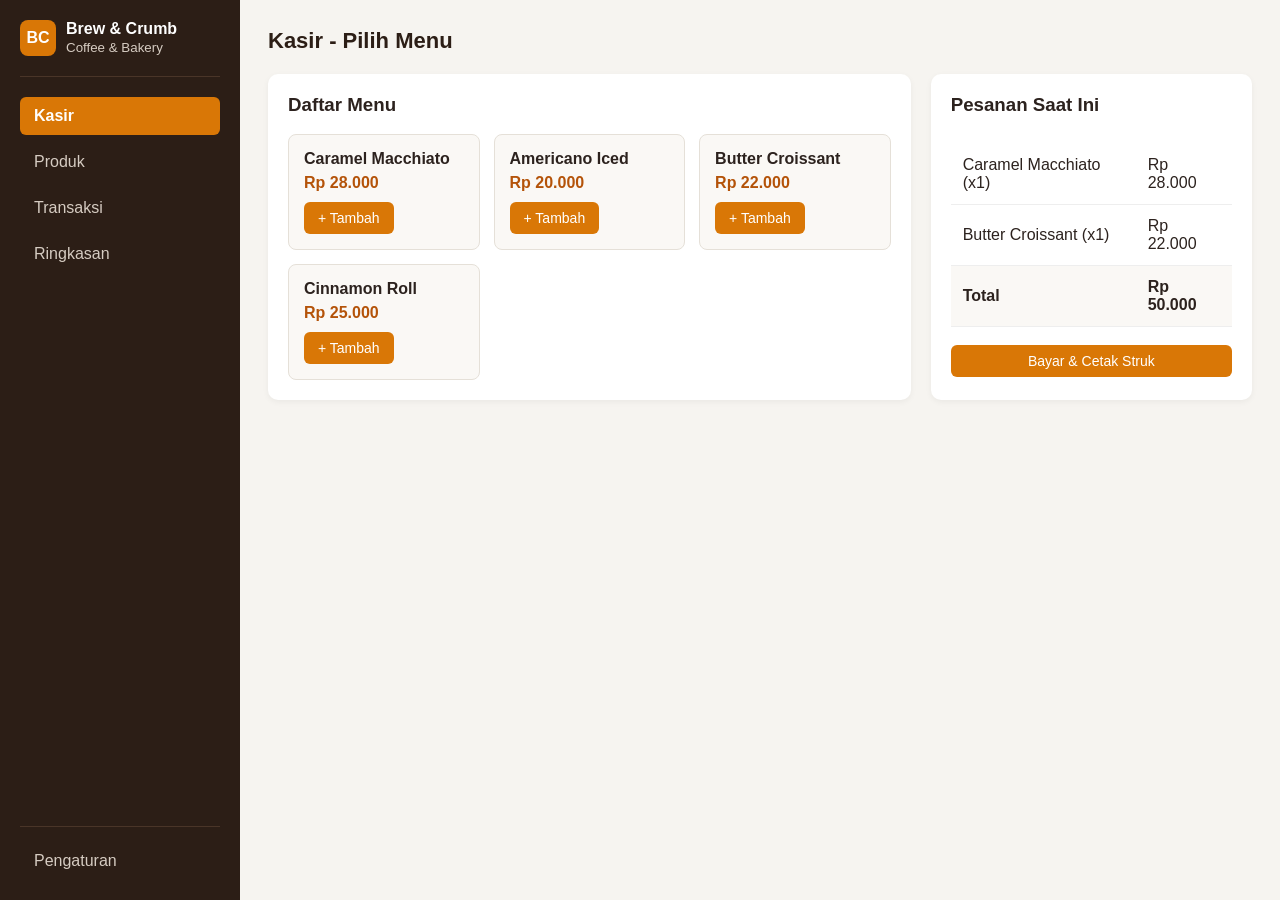
<file: index.html>
<!DOCTYPE html>
<html lang="id">
<head>
  <meta charset="UTF-8">
  <title>Kasir - Brew & Crumb</title>
  <link rel="stylesheet" href="style.css">
</head>
<body>
  <aside class="sidebar">
    <div>
      <div class="brand">
        <div class="logo-box">BC</div>
        <div><strong>Brew & Crumb</strong><br><small style="color:#d6ccc2;">Coffee & Bakery</small></div>
      </div>
      <ul class="nav-links">
        <li><a href="index.html" class="active">Kasir</a></li>
        <li><a href="produk.html">Produk</a></li>
        <li><a href="transaksi.html">Transaksi</a></li>
        <li><a href="ringkasan.html">Ringkasan</a></li>
      </ul>
    </div>
    <div class="sidebar-bottom"><a href="pengaturan.html">Pengaturan</a></div>
  </aside>

  <main class="main-content">
    <h1>Kasir - Pilih Menu</h1>
    <div class="grid-2">
      <div class="card">
        <h3>Daftar Menu</h3><br>
        <div class="menu-grid">
          <div class="menu-item"><h4>Caramel Macchiato</h4><p class="price">Rp 28.000</p><button class="btn" onclick="tambahMenu('Caramel Macchiato')">+ Tambah</button></div>
          <div class="menu-item"><h4>Americano Iced</h4><p class="price">Rp 20.000</p><button class="btn" onclick="tambahMenu('Americano Iced')">+ Tambah</button></div>
          <div class="menu-item"><h4>Butter Croissant</h4><p class="price">Rp 22.000</p><button class="btn" onclick="tambahMenu('Butter Croissant')">+ Tambah</button></div>
          <div class="menu-item"><h4>Cinnamon Roll</h4><p class="price">Rp 25.000</p><button class="btn" onclick="tambahMenu('Cinnamon Roll')">+ Tambah</button></div>
        </div>
      </div>

      <div class="card">
        <h3>Pesanan Saat Ini</h3><br>
        <table>
          <tr><td>Caramel Macchiato (x1)</td><td>Rp 28.000</td></tr>
          <tr><td>Butter Croissant (x1)</td><td>Rp 22.000</td></tr>
          <tr><th>Total</th><th>Rp 50.000</th></tr>
        </table><br>
        <button class="btn" style="width:100%" onclick="cetakStruk()">Bayar & Cetak Struk</button>
      </div>
    </div>
  </main>
  <script src="app.js"></script>
</body>
</html>
</file>
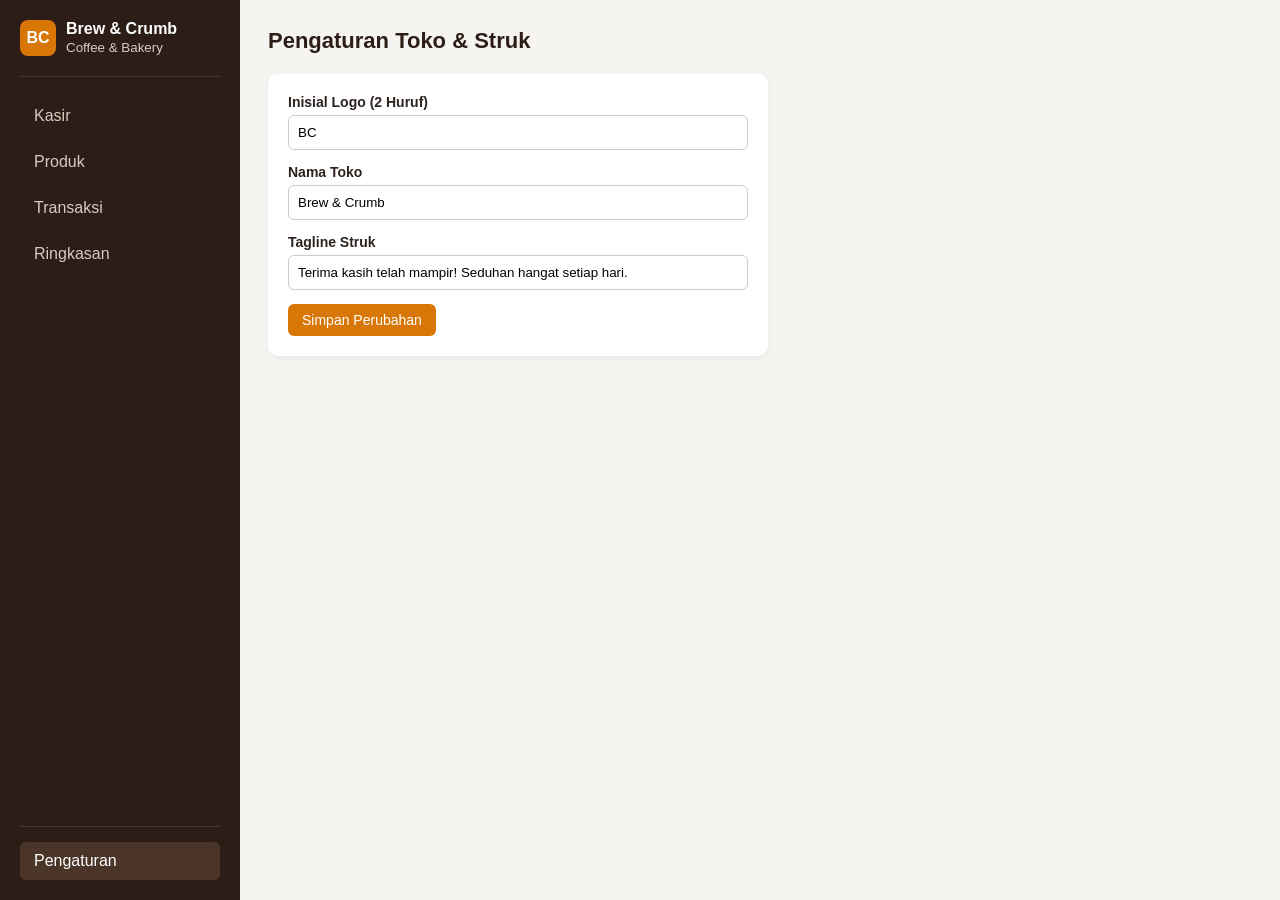
<file: pengaturan.html>
<!DOCTYPE html>
<html lang="id">
<head>
  <meta charset="UTF-8">
  <title>Pengaturan - Brew & Crumb</title>
  <link rel="stylesheet" href="style.css">
</head>
<body>
  <aside class="sidebar">
    <div>
      <div class="brand">
        <div class="logo-box">BC</div>
        <div><strong>Brew & Crumb</strong><br><small style="color:#d6ccc2;">Coffee & Bakery</small></div>
      </div>
      <ul class="nav-links">
        <li><a href="index.html">Kasir</a></li>
        <li><a href="produk.html">Produk</a></li>
        <li><a href="transaksi.html">Transaksi</a></li>
        <li><a href="ringkasan.html">Ringkasan</a></li>
      </ul>
    </div>
    <div class="sidebar-bottom"><a href="pengaturan.html" class="active">Pengaturan</a></div>
  </aside>

  <main class="main-content">
    <h1>Pengaturan Toko & Struk</h1>
    <div class="card" style="max-width: 500px;">
      <div class="form-group"><label>Inisial Logo (2 Huruf)</label><input type="text" value="BC" maxlength="2"></div>
      <div class="form-group"><label>Nama Toko</label><input type="text" value="Brew & Crumb"></div>
      <div class="form-group"><label>Tagline Struk</label><input type="text" value="Terima kasih telah mampir! Seduhan hangat setiap hari."></div>
      <button class="btn" onclick="simpanPengaturan()">Simpan Perubahan</button>
    </div>
  </main>
  <script src="app.js"></script>
</body>
</html>
</file>
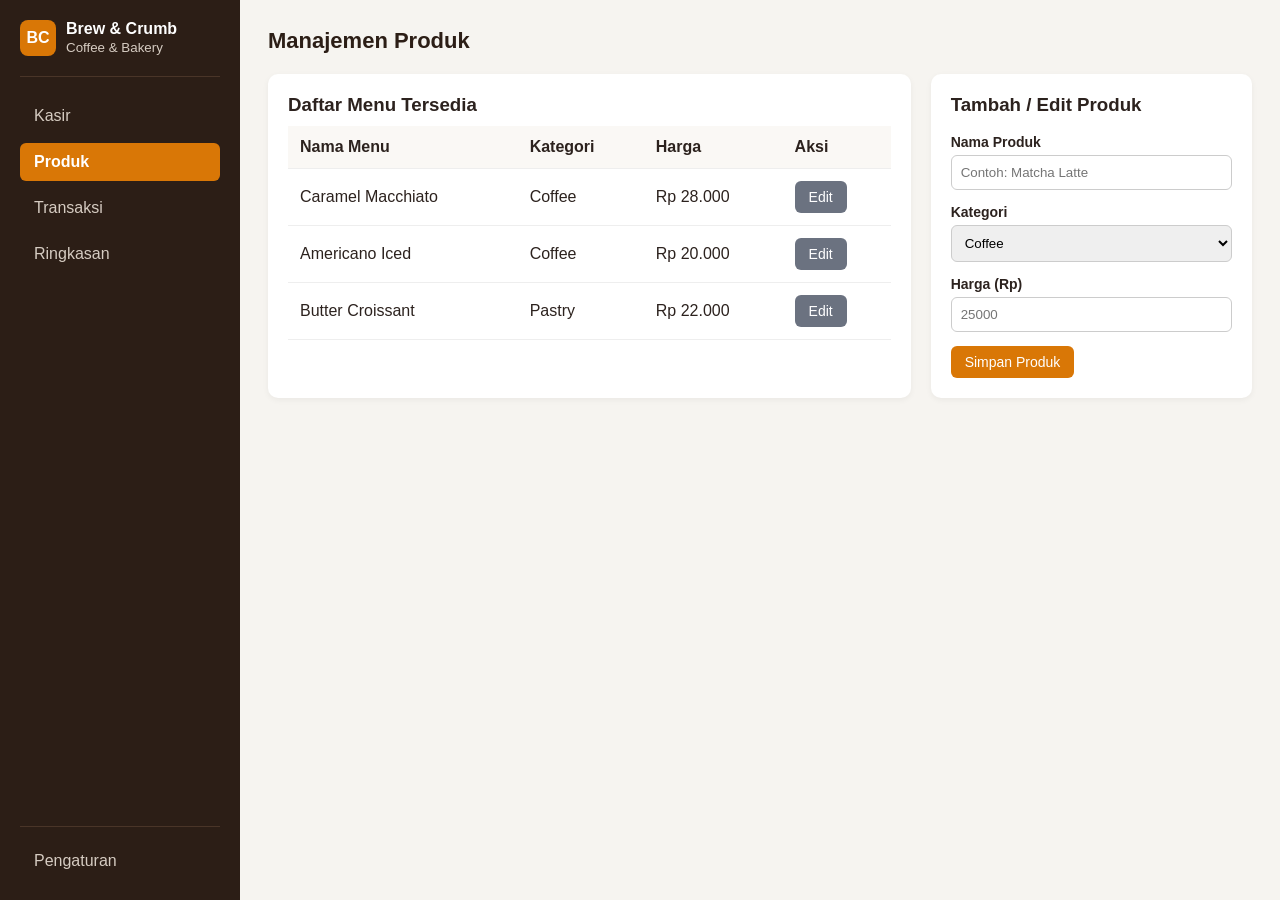
<file: produk.html>
<!DOCTYPE html>
<html lang="id">
<head>
  <meta charset="UTF-8">
  <title>Produk - Brew & Crumb</title>
  <link rel="stylesheet" href="style.css">
</head>
<body>
  <aside class="sidebar">
    <div>
      <div class="brand">
        <div class="logo-box">BC</div>
        <div><strong>Brew & Crumb</strong><br><small style="color:#d6ccc2;">Coffee & Bakery</small></div>
      </div>
      <ul class="nav-links">
        <li><a href="index.html">Kasir</a></li>
        <li><a href="produk.html" class="active">Produk</a></li>
        <li><a href="transaksi.html">Transaksi</a></li>
        <li><a href="ringkasan.html">Ringkasan</a></li>
      </ul>
    </div>
    <div class="sidebar-bottom"><a href="pengaturan.html">Pengaturan</a></div>
  </aside>

  <main class="main-content">
    <h1>Manajemen Produk</h1>
    <div class="grid-2">
      <div class="card">
        <h3>Daftar Menu Tersedia</h3>
        <table>
          <thead><tr><th>Nama Menu</th><th>Kategori</th><th>Harga</th><th>Aksi</th></tr></thead>
          <tbody>
            <tr><td>Caramel Macchiato</td><td>Coffee</td><td>Rp 28.000</td><td><button class="btn btn-secondary">Edit</button></td></tr>
            <tr><td>Americano Iced</td><td>Coffee</td><td>Rp 20.000</td><td><button class="btn btn-secondary">Edit</button></td></tr>
            <tr><td>Butter Croissant</td><td>Pastry</td><td>Rp 22.000</td><td><button class="btn btn-secondary">Edit</button></td></tr>
          </tbody>
        </table>
      </div>
      <div class="card">
        <h3>Tambah / Edit Produk</h3><br>
        <div class="form-group"><label>Nama Produk</label><input type="text" placeholder="Contoh: Matcha Latte"></div>
        <div class="form-group"><label>Kategori</label><select><option>Coffee</option><option>Non-Coffee</option><option>Pastry</option></select></div>
        <div class="form-group"><label>Harga (Rp)</label><input type="number" placeholder="25000"></div>
        <button class="btn" onclick="simpanProduk()">Simpan Produk</button>
      </div>
    </div>
  </main>
  <script src="app.js"></script>
</body>
</html>
</file>
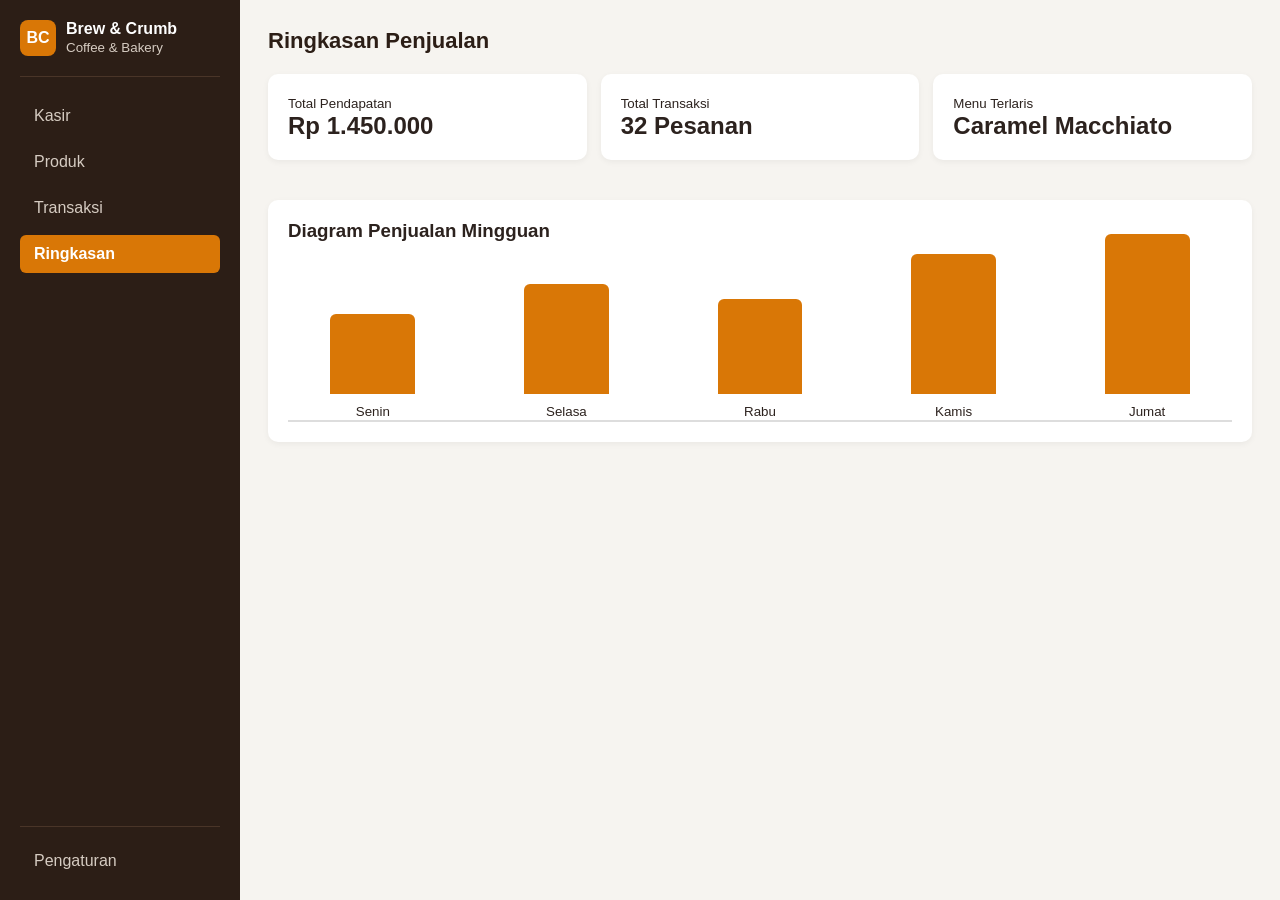
<file: ringkasan.html>
<!DOCTYPE html>
<html lang="id">
<head>
  <meta charset="UTF-8">
  <title>Ringkasan - Brew & Crumb</title>
  <link rel="stylesheet" href="style.css">
</head>
<body>
  <aside class="sidebar">
    <div>
      <div class="brand">
        <div class="logo-box">BC</div>
        <div><strong>Brew & Crumb</strong><br><small style="color:#d6ccc2;">Coffee & Bakery</small></div>
      </div>
      <ul class="nav-links">
        <li><a href="index.html">Kasir</a></li>
        <li><a href="produk.html">Produk</a></li>
        <li><a href="transaksi.html">Transaksi</a></li>
        <li><a href="ringkasan.html" class="active">Ringkasan</a></li>
      </ul>
    </div>
    <div class="sidebar-bottom"><a href="pengaturan.html">Pengaturan</a></div>
  </aside>

  <main class="main-content">
    <h1>Ringkasan Penjualan</h1>
    <div class="menu-grid" style="margin-bottom:20px;">
      <div class="card"><small>Total Pendapatan</small><h2>Rp 1.450.000</h2></div>
      <div class="card"><small>Total Transaksi</small><h2>32 Pesanan</h2></div>
      <div class="card"><small>Menu Terlaris</small><h2>Caramel Macchiato</h2></div>
    </div>
    <div class="card">
      <h3>Diagram Penjualan Mingguan</h3>
      <div class="chart-box">
        <div class="bar-wrap"><div class="bar" style="height: 80px;"></div><small>Senin</small></div>
        <div class="bar-wrap"><div class="bar" style="height: 110px;"></div><small>Selasa</small></div>
        <div class="bar-wrap"><div class="bar" style="height: 95px;"></div><small>Rabu</small></div>
        <div class="bar-wrap"><div class="bar" style="height: 140px;"></div><small>Kamis</small></div>
        <div class="bar-wrap"><div class="bar" style="height: 160px;"></div><small>Jumat</small></div>
      </div>
    </div>
  </main>
  <script src="app.js"></script>
</body>
</html>
</file>
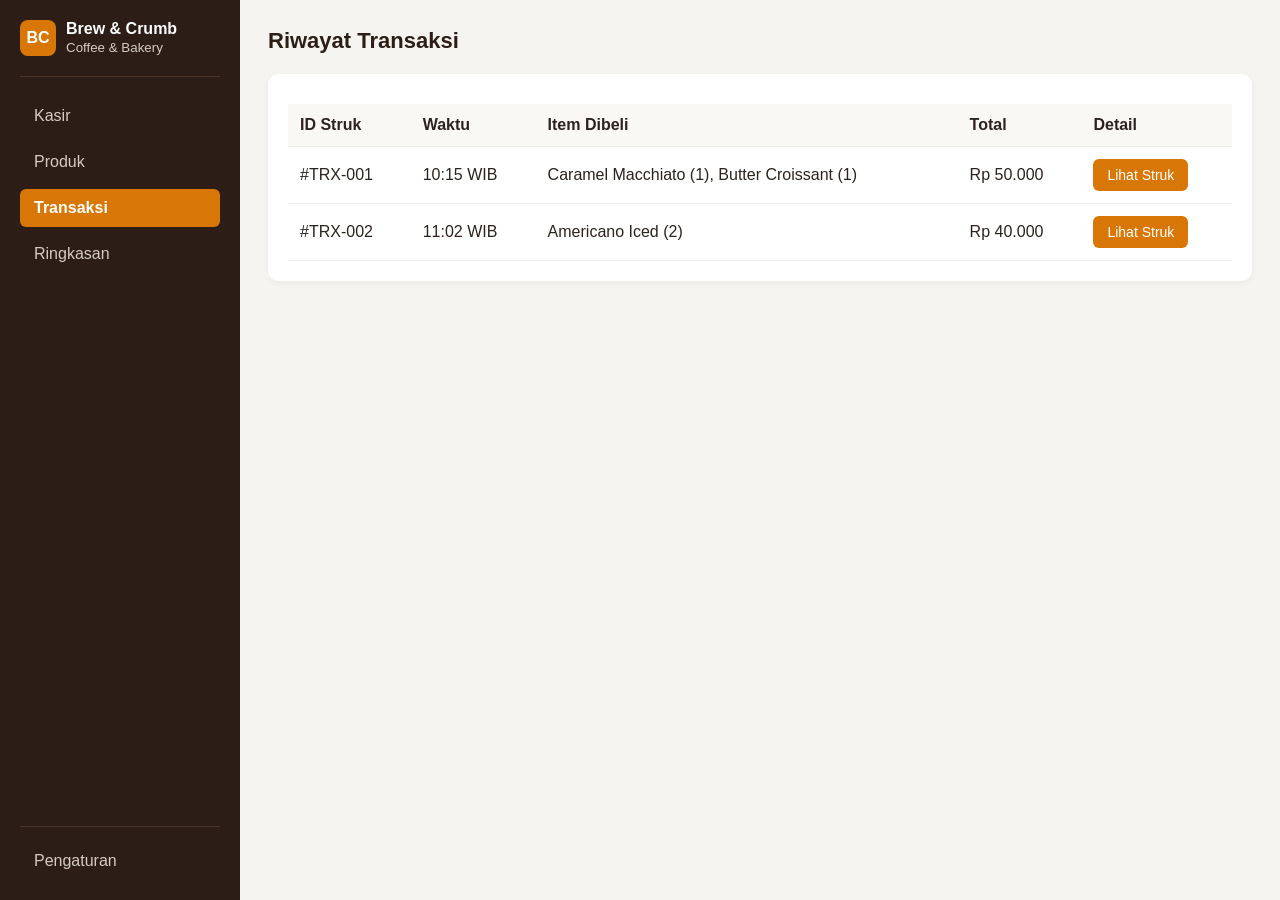
<file: transaksi.html>
<!DOCTYPE html>
<html lang="id">
<head>
  <meta charset="UTF-8">
  <title>Transaksi - Brew & Crumb</title>
  <link rel="stylesheet" href="style.css">
</head>
<body>
  <aside class="sidebar">
    <div>
      <div class="brand">
        <div class="logo-box">BC</div>
        <div><strong>Brew & Crumb</strong><br><small style="color:#d6ccc2;">Coffee & Bakery</small></div>
      </div>
      <ul class="nav-links">
        <li><a href="index.html">Kasir</a></li>
        <li><a href="produk.html">Produk</a></li>
        <li><a href="transaksi.html" class="active">Transaksi</a></li>
        <li><a href="ringkasan.html">Ringkasan</a></li>
      </ul>
    </div>
    <div class="sidebar-bottom"><a href="pengaturan.html">Pengaturan</a></div>
  </aside>

  <main class="main-content">
    <h1>Riwayat Transaksi</h1>
    <div class="card">
      <table>
        <thead><tr><th>ID Struk</th><th>Waktu</th><th>Item Dibeli</th><th>Total</th><th>Detail</th></tr></thead>
        <tbody>
          <tr>
            <td>#TRX-001</td><td>10:15 WIB</td><td>Caramel Macchiato (1), Butter Croissant (1)</td><td>Rp 50.000</td>
            <td><button class="btn" onclick="lihatStruk('#TRX-001', 'Rp 50.000')">Lihat Struk</button></td>
          </tr>
          <tr>
            <td>#TRX-002</td><td>11:02 WIB</td><td>Americano Iced (2)</td><td>Rp 40.000</td>
            <td><button class="btn" onclick="lihatStruk('#TRX-002', 'Rp 40.000')">Lihat Struk</button></td>
          </tr>
        </tbody>
      </table>
    </div>
  </main>
  <script src="app.js"></script>
</body>
</html>
</file>
<file: style.css>
* { box-sizing: border-box; margin: 0; padding: 0; font-family: 'Segoe UI', sans-serif; }
body { display: flex; min-height: 100vh; background-color: #f6f4f0; color: #2c221e; }

.sidebar {
  width: 240px; background-color: #2c1e16; color: #fff;
  display: flex; flex-direction: column; justify-content: space-between; padding: 20px;
}
.brand { display: flex; align-items: center; gap: 10px; padding-bottom: 20px; border-bottom: 1px solid #4a3528; }
.logo-box {
  width: 36px; height: 36px; background: #d97706; border-radius: 8px;
  display: flex; align-items: center; justify-content: center; font-weight: bold;
}
.nav-links { list-style: none; margin-top: 20px; display: flex; flex-direction: column; gap: 8px; }
.nav-links a { display: block; padding: 10px 14px; color: #d6ccc2; text-decoration: none; border-radius: 6px; }
.nav-links a:hover, .nav-links a.active { background-color: #d97706; color: #fff; font-weight: 600; }
.sidebar-bottom { border-top: 1px solid #4a3528; padding-top: 15px; }
.sidebar-bottom a { display: block; padding: 10px 14px; color: #d6ccc2; text-decoration: none; border-radius: 6px; }
.sidebar-bottom a:hover, .sidebar-bottom a.active { background-color: #4a3528; color: #fff; }

.main-content { flex: 1; padding: 28px; }
h1 { font-size: 22px; margin-bottom: 20px; color: #2c1e16; }
.card { background: #fff; padding: 20px; border-radius: 10px; box-shadow: 0 2px 6px rgba(0,0,0,0.05); margin-bottom: 20px; }

.grid-2 { display: grid; grid-template-columns: 2fr 1fr; gap: 20px; }
.menu-grid { display: grid; grid-template-columns: repeat(3, 1fr); gap: 14px; }
.menu-item { border: 1px solid #e5e0d8; padding: 15px; border-radius: 8px; background: #faf8f5; }
.menu-item h4 { margin-bottom: 6px; }
.price { color: #b45309; font-weight: bold; margin-bottom: 10px; }

table { width: 100%; border-collapse: collapse; margin-top: 10px; }
th, td { text-align: left; padding: 12px; border-bottom: 1px solid #eee; }
th { background-color: #faf8f5; }
.btn {
  padding: 8px 14px; background: #d97706; color: #fff; border: none;
  border-radius: 6px; cursor: pointer; font-size: 14px; text-decoration: none; display: inline-block;
}
.btn-secondary { background: #6b7280; }
.form-group { margin-bottom: 14px; }
.form-group label { display: block; margin-bottom: 5px; font-weight: 600; font-size: 14px; }
.form-group input, .form-group select { width: 100%; padding: 9px; border: 1px solid #ccc; border-radius: 6px; }

.chart-box { display: flex; align-items: flex-end; gap: 24px; height: 180px; padding-top: 20px; border-bottom: 2px solid #ddd; }
.bar-wrap { flex: 1; text-align: center; }
.bar { background: #d97706; border-radius: 6px 6px 0 0; margin: 0 auto 8px; width: 50%; }
</file>
